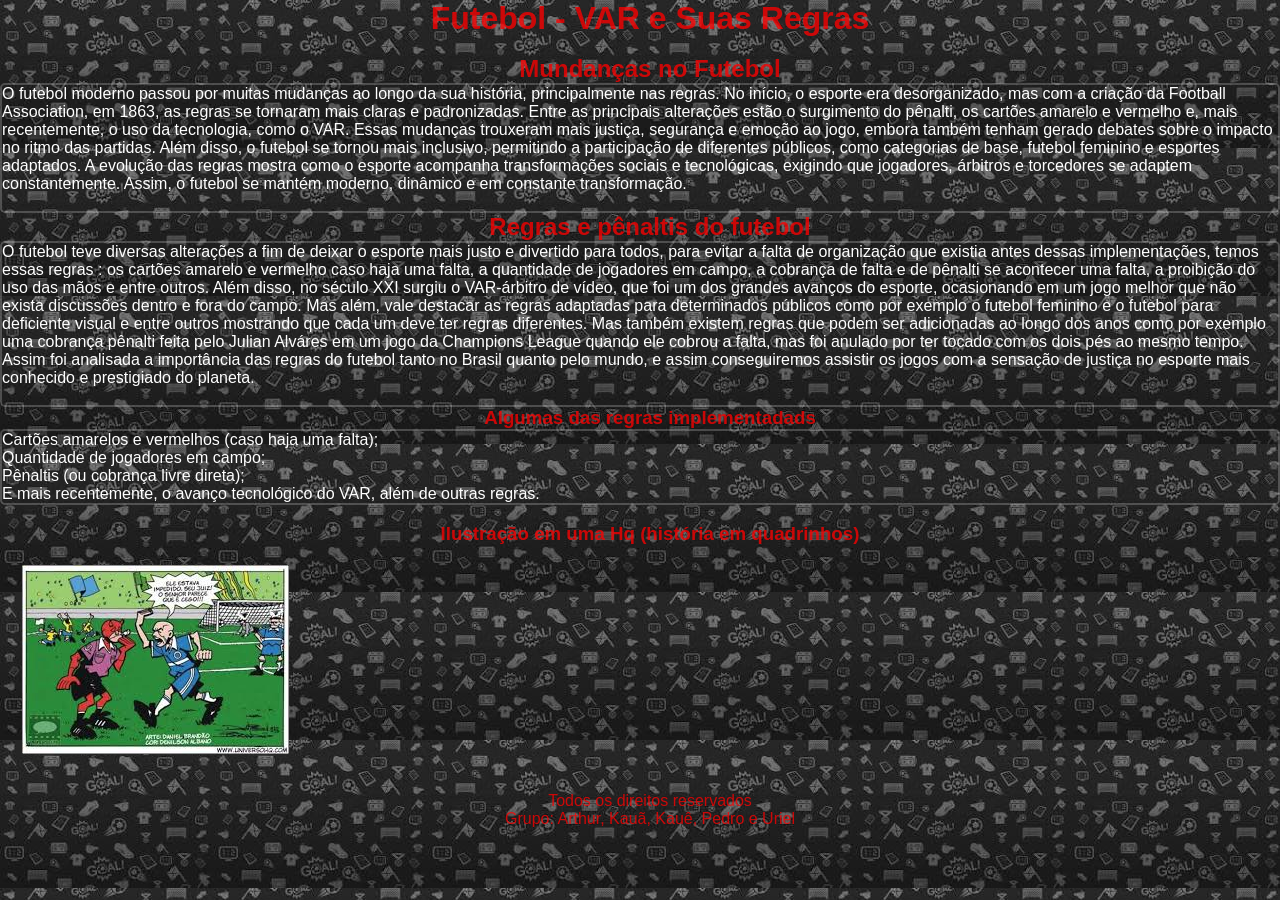
<file: TrabalhoEF/index.html>
<!DOCTYPE html>
<html lang="pt-br">
<head>
    <meta charset="UTF-8">
    <meta name="viewport" content="width=device-width, initial-scale=1.0">
    <title>TrabalhoEF</title>
</head>
<body>
    <header>
        <div class="titulo">
            <h1>Futebol - VAR e Suas Regras</h1>
        </div> <br>
    </header>

    <main>
        <div class="titulo">
            <h2>Mundanças no Futebol</h2>
        </div>
        <div class="paragrafo">
            <p>     O futebol moderno passou por muitas mudanças ao longo da sua história,
                principalmente nas regras. No início, o esporte era desorganizado, mas
                com a criação da Football Association, em 1863, as regras se tornaram mais
                claras e padronizadas. Entre as principais alterações estão o surgimento
                do pênalti, os cartões amarelo e vermelho e, mais recentemente, o uso da
                tecnologia, como o VAR. Essas mudanças trouxeram mais justiça, segurança
                e emoção ao jogo, embora também tenham gerado debates sobre o impacto no
                ritmo das partidas. Além disso, o futebol se tornou mais inclusivo,
                permitindo a participação de diferentes públicos, como categorias de base,
                futebol feminino e esportes adaptados. A evolução das regras mostra como o
                esporte acompanha transformações sociais e tecnológicas, exigindo que
                jogadores, árbitros e torcedores se adaptem constantemente. Assim,
                o futebol se mantém moderno, dinâmico e em constante transformação.</p> <br>
        </div>
            <h2 class="titulo">Regras e pênaltis do futebol</h2>
        </div>
        <div class="paragrafo">
            <p>     O futebol teve diversas alterações a fim de deixar o esporte mais justo
                e divertido para todos, para evitar a falta de organização que existia
                antes dessas implementações, temos essas regras : os cartões amarelo e vermelho
                caso haja uma falta, a quantidade de jogadores em campo, a cobrança de
                falta e de pênalti se acontecer uma falta, a proibição do uso das mãos
                e entre outros. Além disso, no século XXI surgiu o VAR-árbitro de vídeo,
                que foi um dos grandes avanços do esporte, ocasionando em um jogo melhor
                que não exista discussões dentro e fora do campo.
                    Mas além, vale destacar as regras adaptadas para determinados públicos
                como por exemplo o futebol feminino e o futebol para deficiente visual
                e entre outros mostrando que cada um deve ter regras diferentes.
                Mas também existem regras que podem ser adicionadas ao longo dos anos
                como por exemplo uma cobrança pênalti feita pelo Julian Alváres em um
                jogo da Champions League quando ele cobrou a falta, mas foi anulado por
                ter tocado com os dois pés ao mesmo tempo. Assim foi analisada a
                importância das regras do futebol tanto no Brasil quanto pelo mundo,
                e assim conseguiremos assistir os jogos com a sensação de justiça no
                esporte mais conhecido e prestigiado do planeta.</p><br>
        </div>
        <div>
            <h3 class="titulo">Algumas das regras implementadads</h3>
            <ul class="paragrafo">
                <li>Cartões amarelos e vermelhos (caso haja uma falta);</li>
                <li>Quantidade de jogadores em campo;</li>
                <li>Pênaltis (ou cobrança livre direta);</li>
                <li>E mais recentemente, o avanço tecnológico do VAR, além de outras regras.</li>
            </ul>
        </div> <br>
            <h3 class="titulo">Ilustração em uma Hq (história em quadrinhos)</h3>
        <div id="imagem">
            <img src="Hq VAR.jpg" alt="Como funciona o VAR.">
        </div>
    </main> <br>

    <footer>
        <p>Todos os direitos reservados</p>
        <p>Grupo: Arthur, Kauã, Kauê, Pedro e Uriel</p>
    </footer>

    <link rel="stylesheet" href="style.css">
    <script src="script.js"></script>
</body>
</html>
</file>
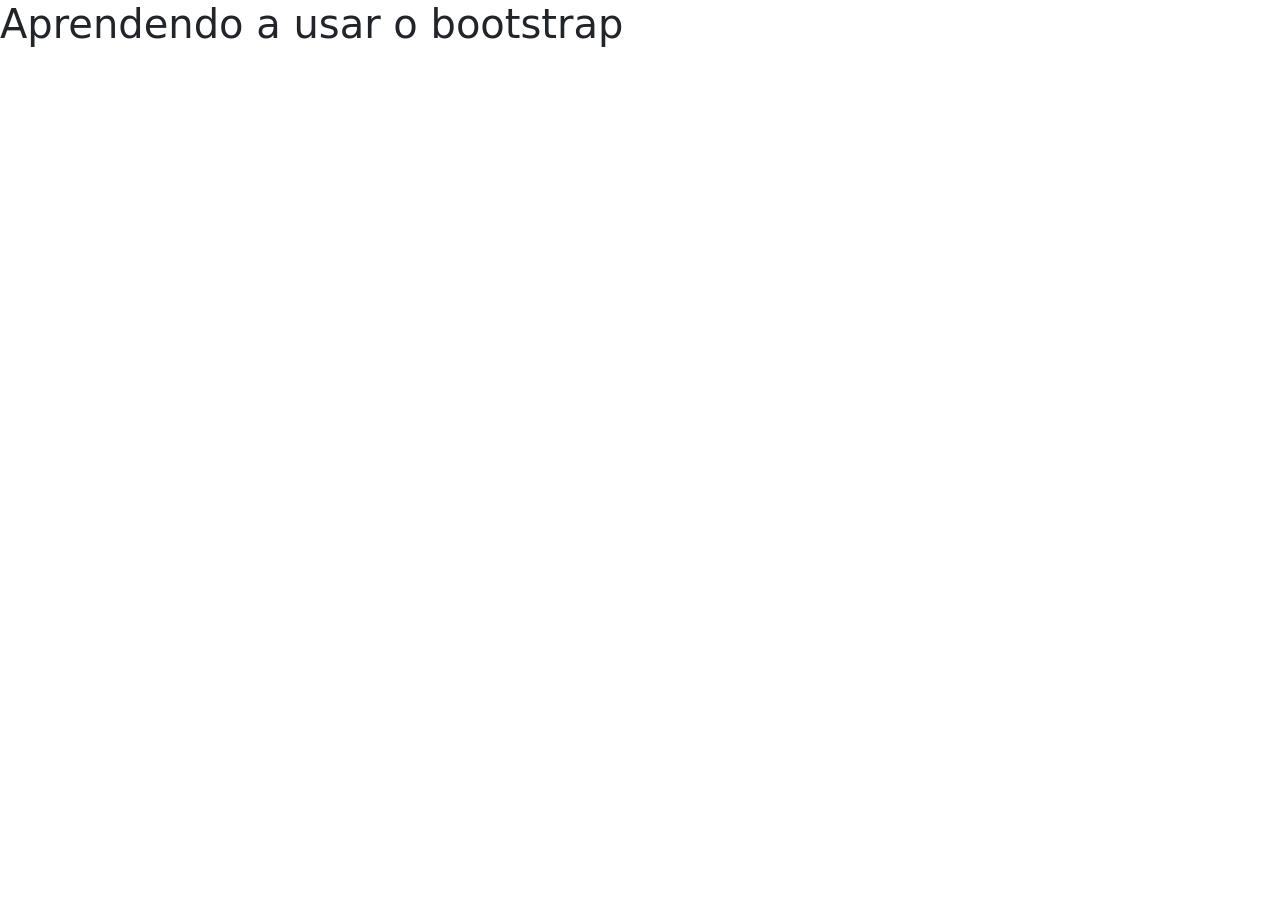
<file: HTMLeCSS/Aula10/index.html>
<!DOCTYPE html>
<html lang="pt-br">
<head>
    <meta charset="UTF-8">
    <meta name="viewport" content="width=device-width, initial-scale=1.0">
    <title>Document</title>

    <link href="https://cdn.jsdelivr.net/npm/bootstrap@5.1.3/dist/css/bootstrap.min.css" rel="stylesheet" integrity="sha384-1BmE4kWBq78iYhFldvKuhfTAU6auU8tT94WrHftjDbrCEXSU1oBoqyl2QvZ6jIW3" crossorigin="anonymous">
</head>
<body>
    <h1>Aprendendo a usar o bootstrap</h1>     
</body>
</html>
</file>
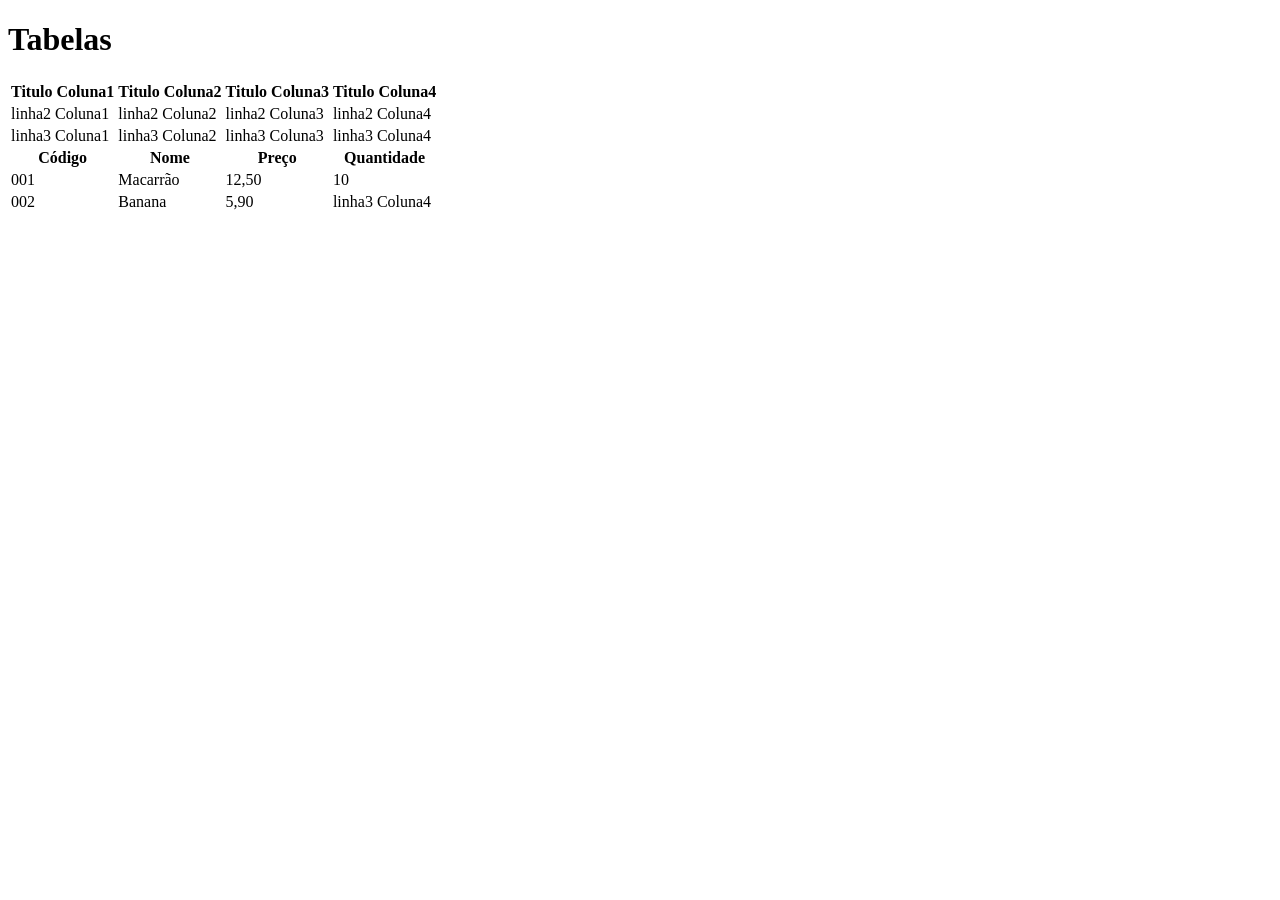
<file: HTMLeCSS/Aula5/index.html>
<!DOCTYPE html>
<html lang="pt-br">
<head>
    <meta charset="UTF-8">
    <meta name="viewport" content="width=device-width, initial-scale=1.0">
    <title>Tabelas</title>
</head>
<body>
    <h1>Tabelas</h1>

    <table>
        <!-- 3 linhas e cada linha tenha 4 colunas -->
         <!-- Primeira terá os cabeçalhos/ títulos/ legendas-->
        <tr>
            <!-- Primeira linha-->
            <th>Titulo Coluna1</th>
            <th>Titulo Coluna2</th>
            <th>Titulo Coluna3</th>
            <th>Titulo Coluna4</th>
        </tr>
        <!-- segunda linha -->
        <tr>
            <td>linha2 Coluna1</td>
            <td>linha2 Coluna2</td>
            <td>linha2 Coluna3</td>
            <td>linha2 Coluna4</td>
        </tr>
        <!-- terceira linha -->
        <tr>
            <td>linha3 Coluna1</td>
            <td>linha3 Coluna2</td>
            <td>linha3 Coluna3</td>
            <td>linha3 Coluna4</td>
        </tr>

         <!-- 3 linhas e cada linha tenha 4 colunas -->
         <!-- Primeira terá os cabeçalhos/ títulos/ legendas-->
        <tr>
            <!-- Primeira linha-->
            <th>Código</th>
            <th>Nome</th>
            <th>Preço</th>
            <th>Quantidade</th>
        </tr>
        <!-- segunda linha -->
        <tr>
            <td>001</td>
            <td>Macarrão</td>
            <td>12,50</td>
            <td>10</td>
        </tr>
        <!-- terceira linha -->
        <tr>
            <td>002</td>
            <td>Banana</td>
            <td>5,90</td>
            <td>linha3 Coluna4</td>
        </tr>
    </table>
</body>
</html>
</file>
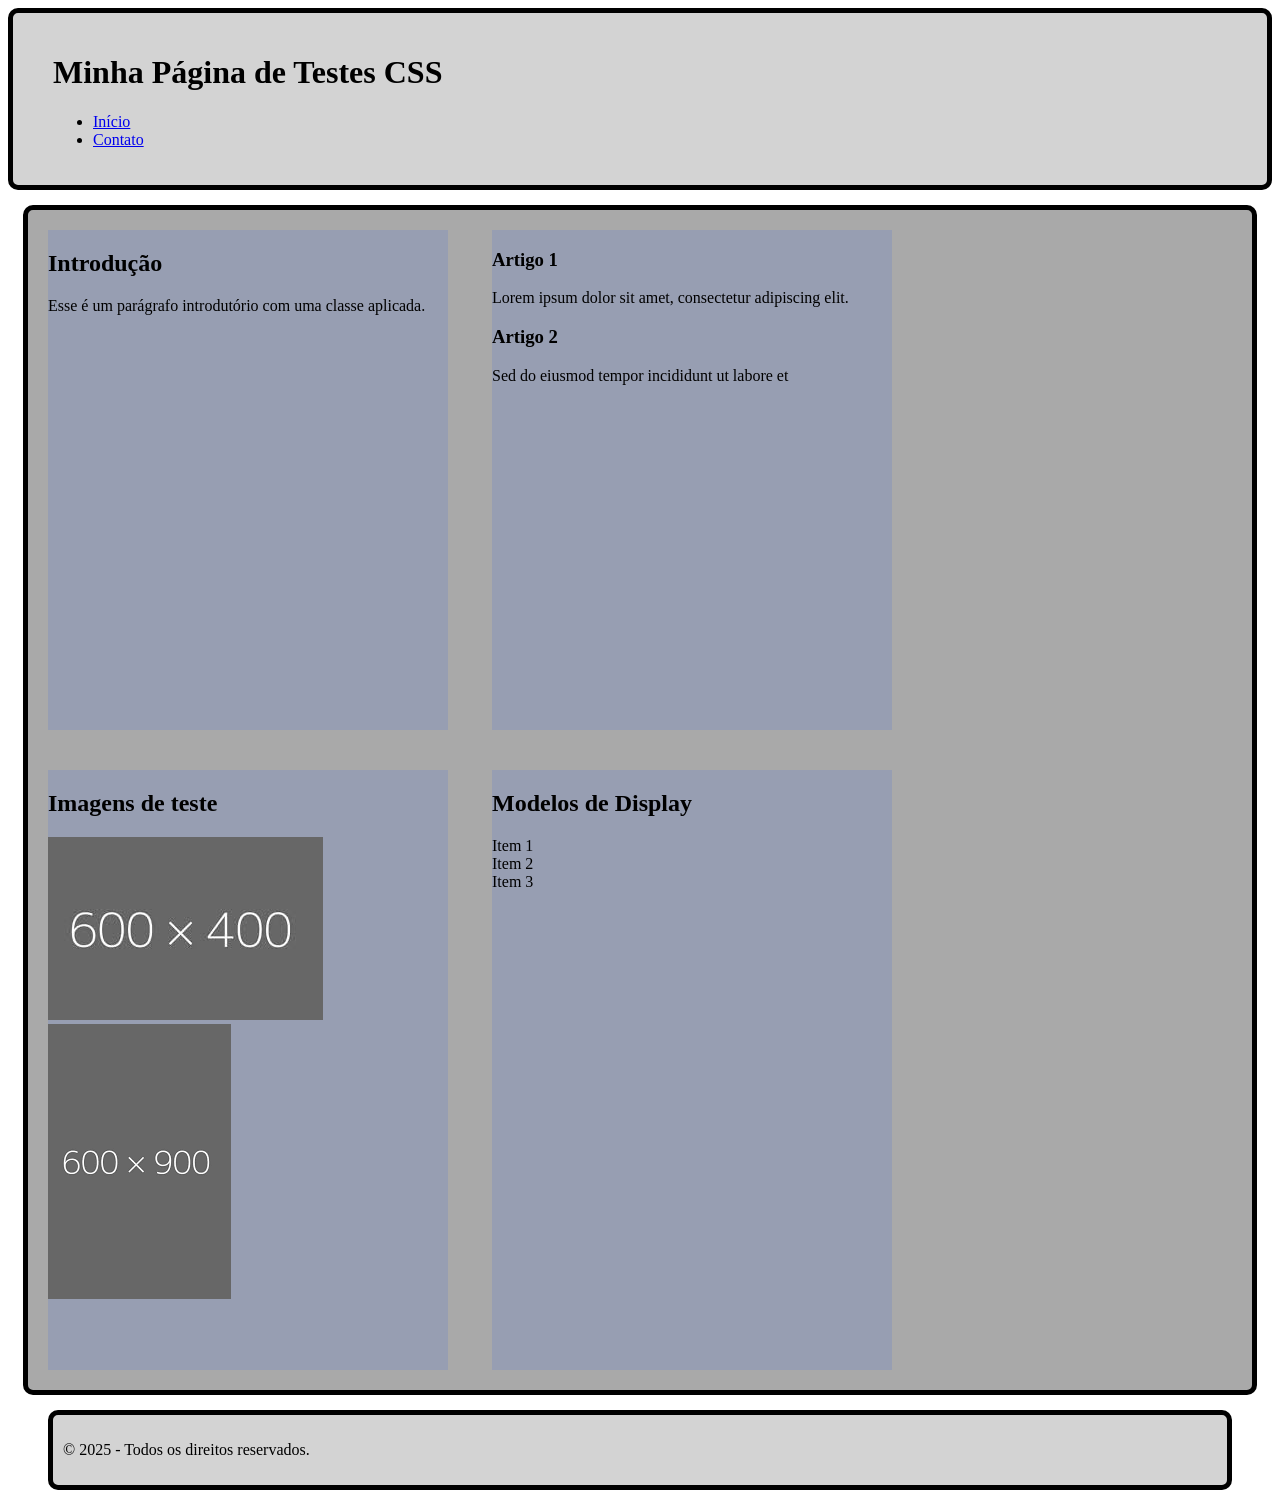
<file: HTMLeCSS/Aula7/index.html>
<!DOCTYPE html>
<html lang="pt br">
<head>
    <meta charset="UTF-8">
    <meta name="viewport" content="width=device-width, initial-scale=1.0">
    <title>Atividade01</title>

    <link rel="stylesheet" href="Meucss.css">
</head>
<body>
     <header>
    <h1>Minha Página de Testes CSS</h1>
    <nav>
      <ul>
        <li><a href="#">Início</a></li>
        <li class="oculto"><a href="#">Sobre</a></li>
        <li><a href="#">Contato</a></li>
      </ul>
    </nav>
  </header>

  <main>
    <section id="introducao">

            <h2>Introdução</h2>
            <p class="texto-destaque">Esse é um parágrafo introdutório com uma classe aplicada.</p>
        </section>

        <section id="conteudo-principal">
            <article>
                <h3>Artigo 1</h3>
                <p>Lorem ipsum dolor sit amet, consectetur adipiscing elit.</p>
            </article>

            <article>
                <h3>Artigo 2</h3>
                <p>Sed do eiusmod tempor incididunt ut labore et</p>
            </article>
        </section>

        <section id="imagens">
              <div>
                  <h2>Imagens de teste</h2>
                  <img src="600x400.jpg" alt="Imagem 1">
                  <img src="600x900.png" alt="Imagem 2">
              </div>
        </section>

    <section id="exemplo-display">
      <h2>Modelos de Display</h2>
      <div>Item 1</div>
      <div>Item 2</div>
      <div>Item 3</div>
    </section>
  </main>

  <footer>
    <p>&copy; 2025 - Todos os direitos reservados.</p>
  </footer>
</body>
</html>
</file>
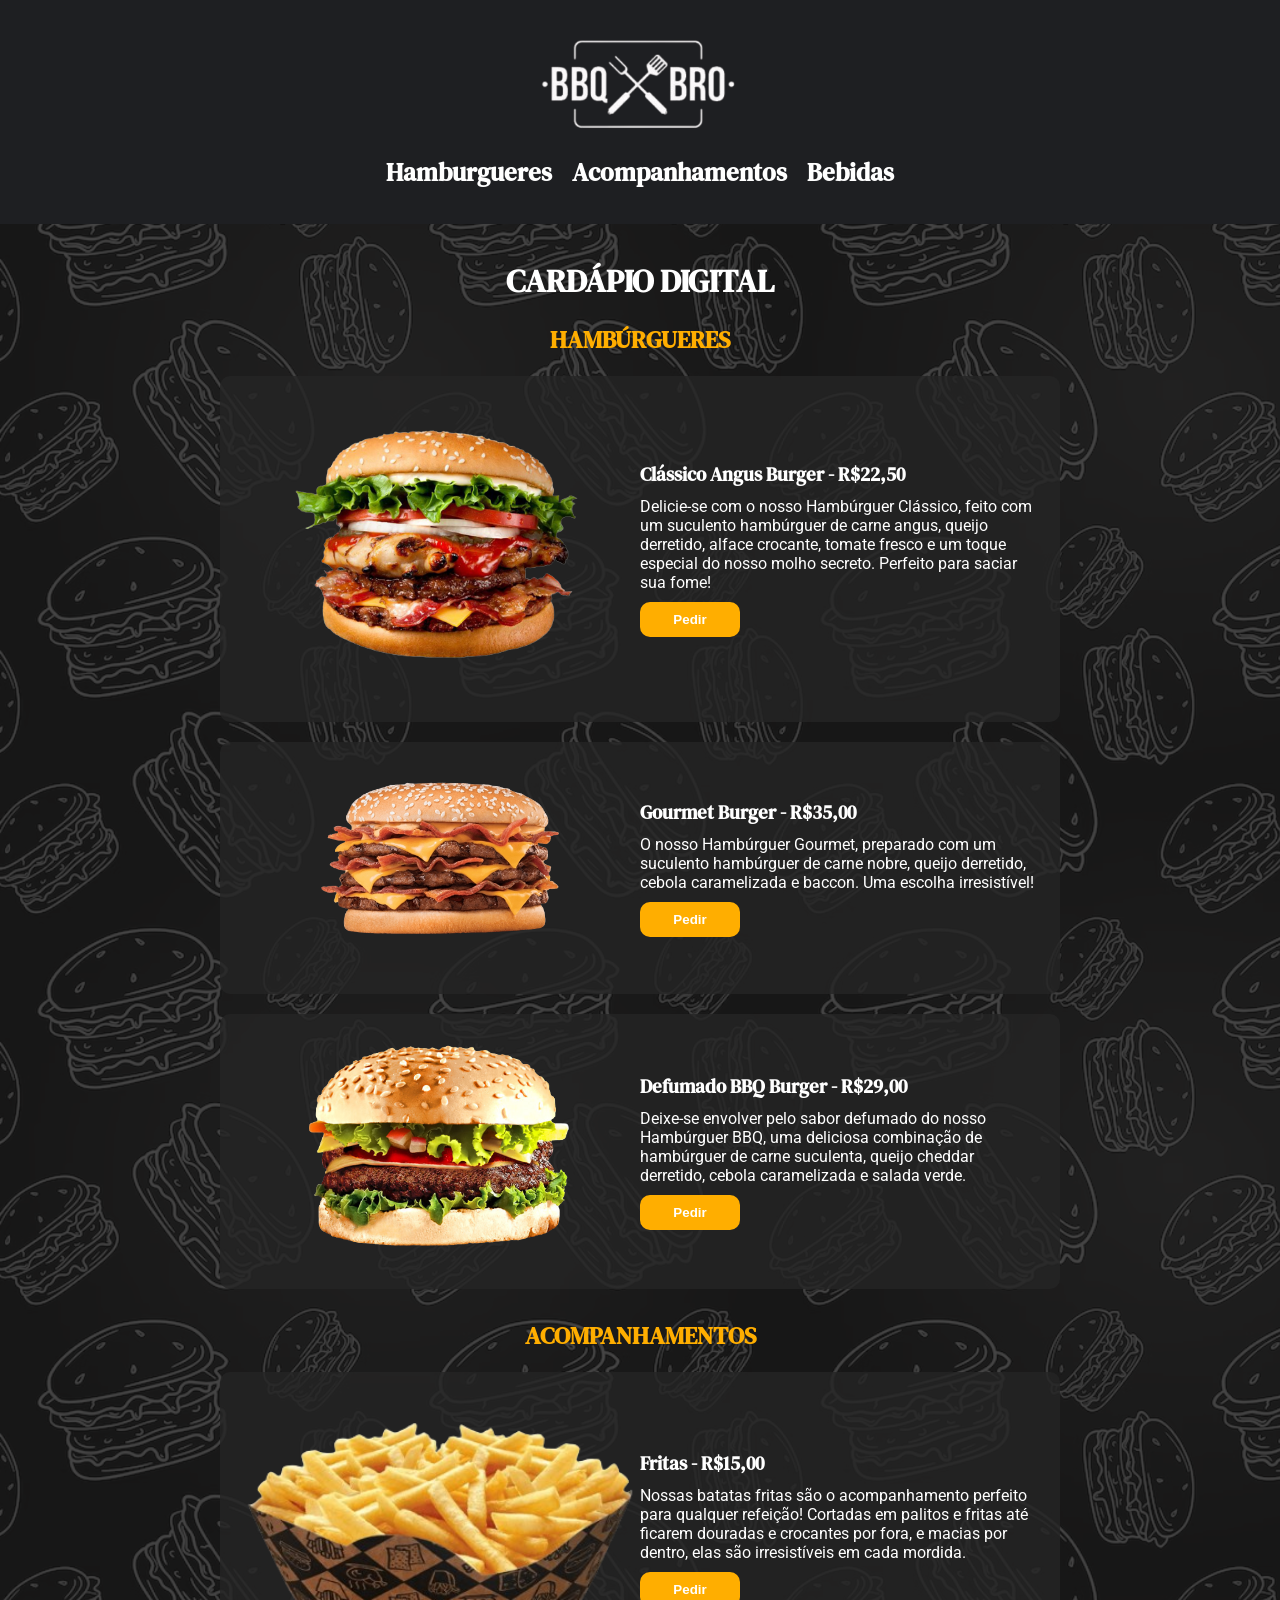
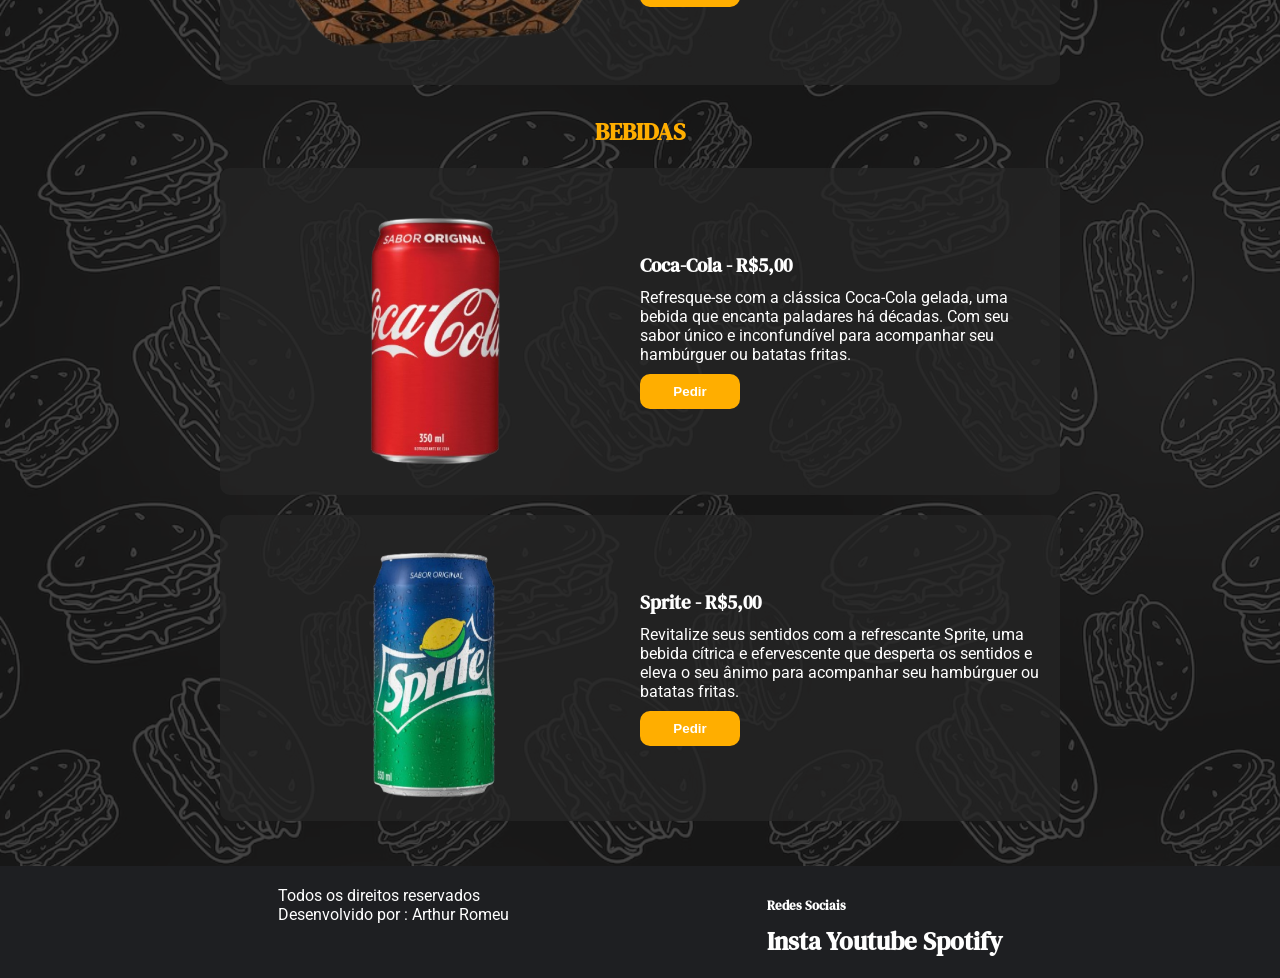
<file: HTMLeCSS/Aula9/index.html>
<!DOCTYPE html>
<html lang="pt-br">
<head>
    <meta charset="UTF-8">
    <meta http-equiv="X-UA-Compatible" content="IE=edge">
    <meta name="viewport" content="width=device-width, initial-scale=1.0">
    <title>Aula9</title>

    <link rel="stylesheet" href="style.css">
</head>
<body>
    <header>

        <img class="logo" src="materialCardapio/imagens/logo.png" alt="Logo">

        <nav>
            <ul>
                <li>
                    <a href="#burguer">Hamburgueres</a>
                </li>
                <li>
                    <a href="#acompanhamentos">Acompanhamentos</a>
                </li>
                <li>
                    <a href="#bebidas">Bebidas</a>
                </li>
            </ul>
        </nav>

    </header>

    <main>

        <h1>CARDÁPIO DIGITAL</h1>

        <section>

            <h2>Hambúrgueres</h2>
            <div class="boxProduto">
                <div class="boxImg">
                    <img src="materialCardapio/imagens/burger01.png">
                </div>
                <div class="boxTexto">
                    <h3>Clássico Angus Burger - R$22,50</h3>
                    <p>
                        Delicie-se com o nosso Hambúrguer Clássico, feito com um suculento hambúrguer de carne angus, queijo derretido, alface crocante, tomate fresco e um toque especial do nosso molho secreto. Perfeito para saciar sua fome!
                    </p>
                    <button class="btn">Pedir</button>
                </div>
            </div>
            <div class="boxProduto">
                <div class="boxImg">
                    <img src="materialCardapio/imagens/burger02.png">
                </div>
                <div class="boxTexto">
                    <h3>Gourmet Burger - R$35,00</h3>
                    <p>
                        O nosso Hambúrguer Gourmet, preparado com um suculento hambúrguer de carne nobre, queijo derretido, cebola caramelizada e baccon. Uma escolha irresistível!
                    </p>
                    <button class="btn">Pedir</button>
                </div>
            </div>
            <div class="boxProduto">
                <div class="boxImg">
                    <img src="materialCardapio/imagens/burger03.png">
                </div>
                <div class="boxTexto">
                    <h3>Defumado BBQ Burger - R$29,00</h3>
                    <p>
                        Deixe-se envolver pelo sabor defumado do nosso Hambúrguer BBQ, uma deliciosa combinação de hambúrguer de carne suculenta, queijo cheddar derretido, cebola caramelizada e salada verde.
                    </p>
                    <button class="btn">Pedir</button>
                </div>
            </div>
        </section>
        
        <section>
            <h2>Acompanhamentos </h2>
            <div class="boxProduto">
                <div class="boxImg">
                    <img src="materialCardapio/imagens/acomp01.png">
                </div>
                <div class="boxTexto">
                    <h3> Fritas - R$15,00</h3>
                    <p>
                        Nossas batatas fritas são o acompanhamento perfeito para qualquer refeição! Cortadas em palitos e fritas até ficarem douradas e crocantes por fora, e macias por dentro, elas são irresistíveis em cada mordida.
                    </p>
                    <button class="btn">Pedir</button>
                </div>
            </div>
        </section>
        
        <section>
            <h2>BEBIDAS</h2>
            <div class="boxProduto">
                <div class="boxImg boxBebida">
                    <img src="materialCardapio/imagens/bebida01.png">
                </div>
                <div class="boxTexto boxBebida">
                    <h3>Coca-Cola - R$5,00</h3>
                    <p>
                        Refresque-se com a clássica Coca-Cola gelada, uma bebida que encanta paladares há décadas. Com seu sabor único e inconfundível para acompanhar seu hambúrguer ou batatas fritas.
                    </p>
                    <button class="btn">Pedir</button>
                </div>
            </div>
            <div class="boxProduto">
                <div class="boxImg">
                    <img src="materialCardapio/imagens/bebida02.png">
                </div>
                <div class="boxTexto">
                    <h3>Sprite - R$5,00</h3>
                    <p>
                        Revitalize seus sentidos com a refrescante Sprite, uma bebida cítrica e efervescente que desperta os sentidos e eleva o seu ânimo para acompanhar seu hambúrguer ou batatas fritas.
                    </p>
                    <button class="btn">Pedir</button>
                </div>
            </div>
        </section>

    </main>

    <footer>
        <div>
            <p>Todos os direitos reservados</p>
            <p>Desenvolvido por : Arthur Romeu</p>
        </div>

        <div>
            <h5>Redes Sociais</h5>
            <div>
                <!-- serão substituídos pelos icones, na aula de bibliotecas de css -->
                <a href="#"> Insta </a>
                <a href="#"> Youtube </a>
                <a href="#"> Spotify </a>
            </div>
        </div>
        
    </footer>

</body>
</html>
</file>
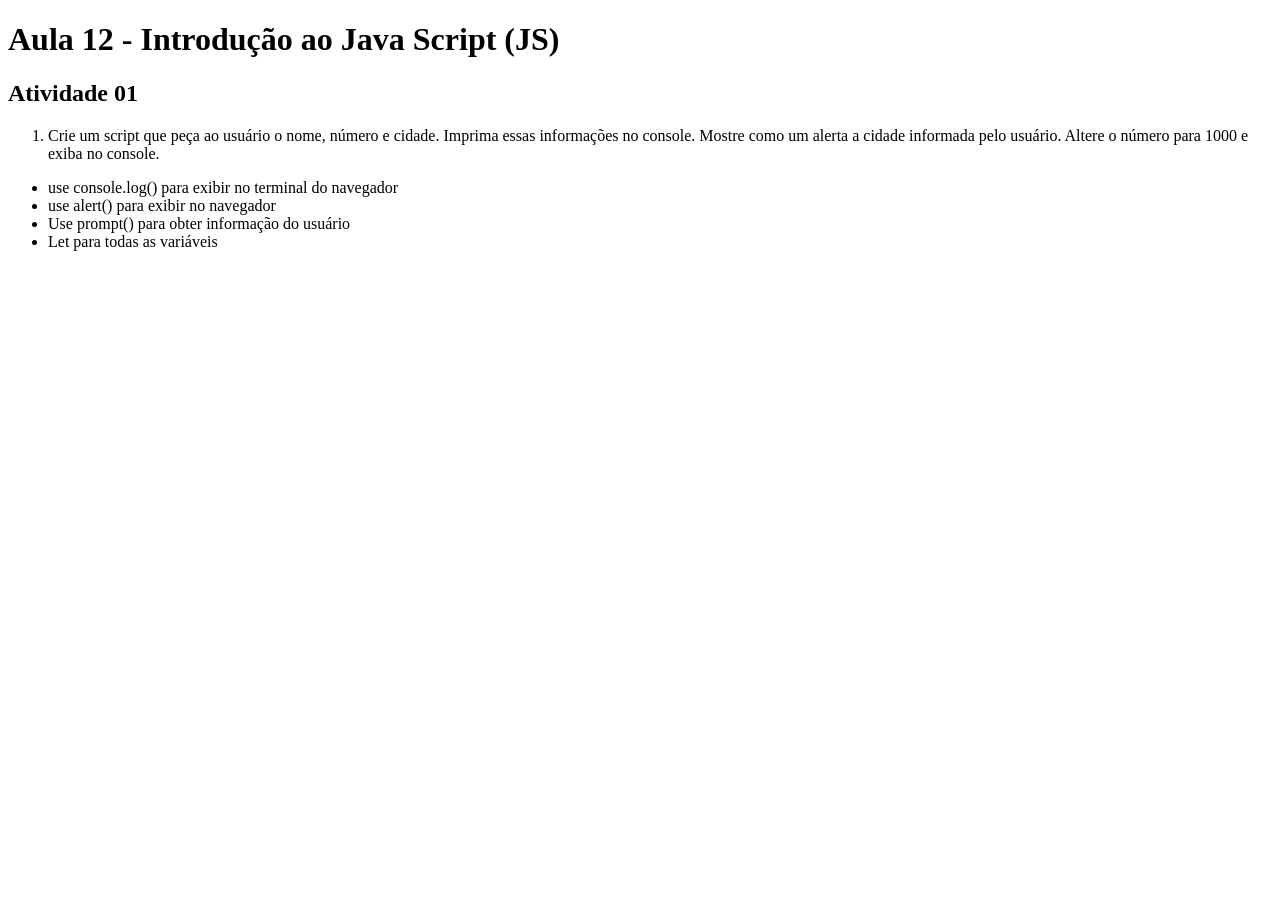
<file: JS/Atividade01/index.html>
<!DOCTYPE html>
<html lang="pr-br">
<head>
    <meta charset="UTF-8">
    <meta name="viewport" content="width=device-width, initial-scale=1.0">
    <title>Document</title>
</head>
<body>
    <h1>Aula 12 - Introdução ao Java Script (JS)</h1>

    <h2>Atividade 01</h2>

    <ol>
        <li>Crie um script que peça ao usuário o nome, número e cidade.
        Imprima essas informações no console. Mostre como um alerta a cidade informada pelo usuário.
        Altere o número para 1000 e exiba no console.</li>
    </ol>

    <ul>
        <li>use console.log() para exibir no terminal do navegador</li>
        <li>use alert() para exibir no navegador</li>
        <li>Use prompt() para obter informação do usuário</li>
        <li>Let para todas as variáveis</li>
    </ul>

    <script src="script.js"></script>
</body>
</html>
</file>
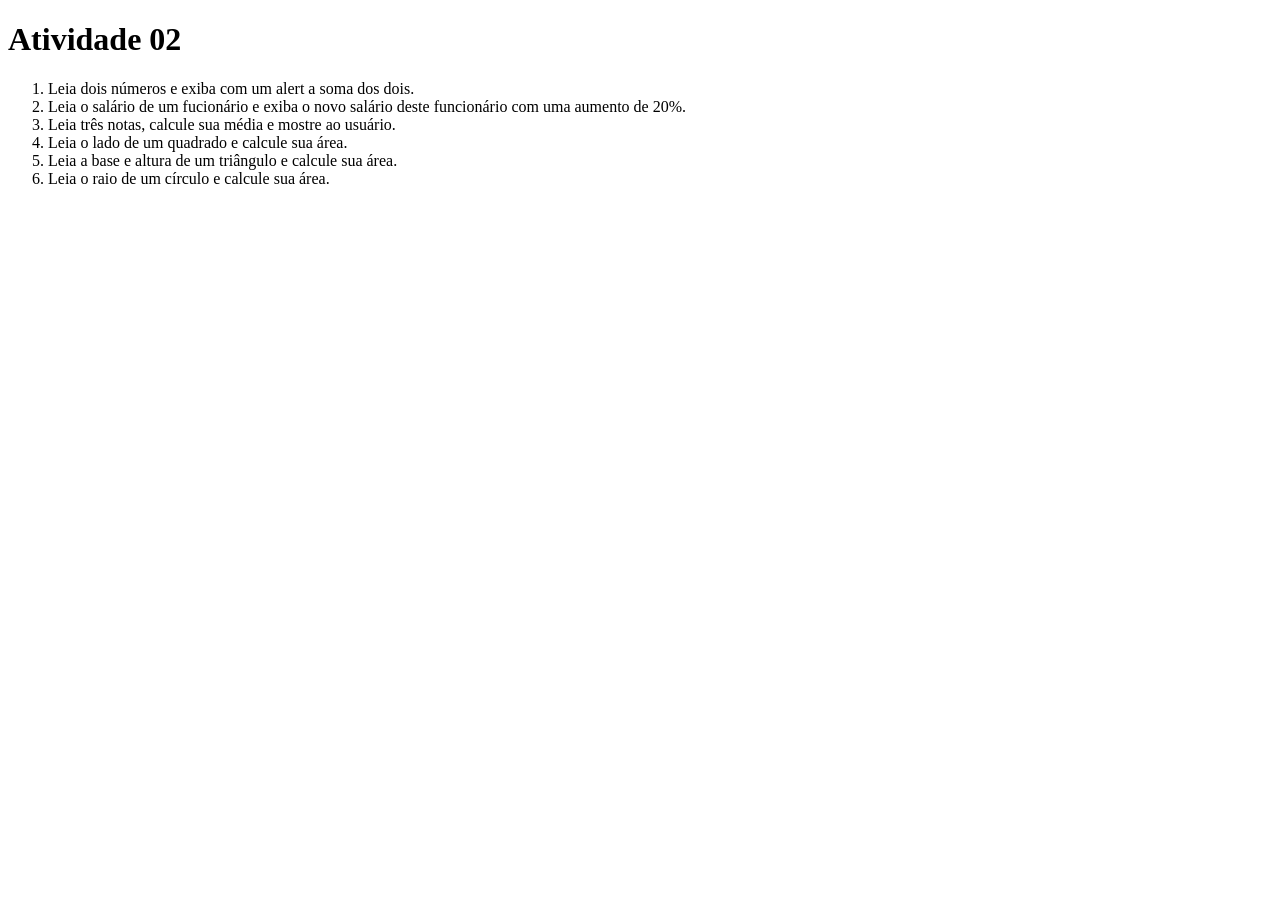
<file: JS/Atividade02/index.html>
<!DOCTYPE html>
<html lang="pt-br">
<head>
    <meta charset="UTF-8">
    <meta name="viewport" content="width=device-width, initial-scale=1.0">
    <title>Atividade</title>
</head>
<body>
    <h1>Atividade 02</h1>

    <ol>
        <li>Leia dois números e exiba com um alert a soma dos dois.</li>
        <li>Leia o salário de um fucionário e exiba o novo salário deste funcionário com uma aumento de 20%.</li>
        <li>Leia três notas, calcule sua média e mostre ao usuário.</li>
        <li>Leia o lado de um quadrado e calcule sua área.</li>
        <li>Leia a base e altura de um triângulo e calcule sua área.</li>
        <li>Leia o raio de um círculo e calcule sua área.</li>
    </ol>

    <script src="Calculos.js"></script>
</body>
</html>
</file>
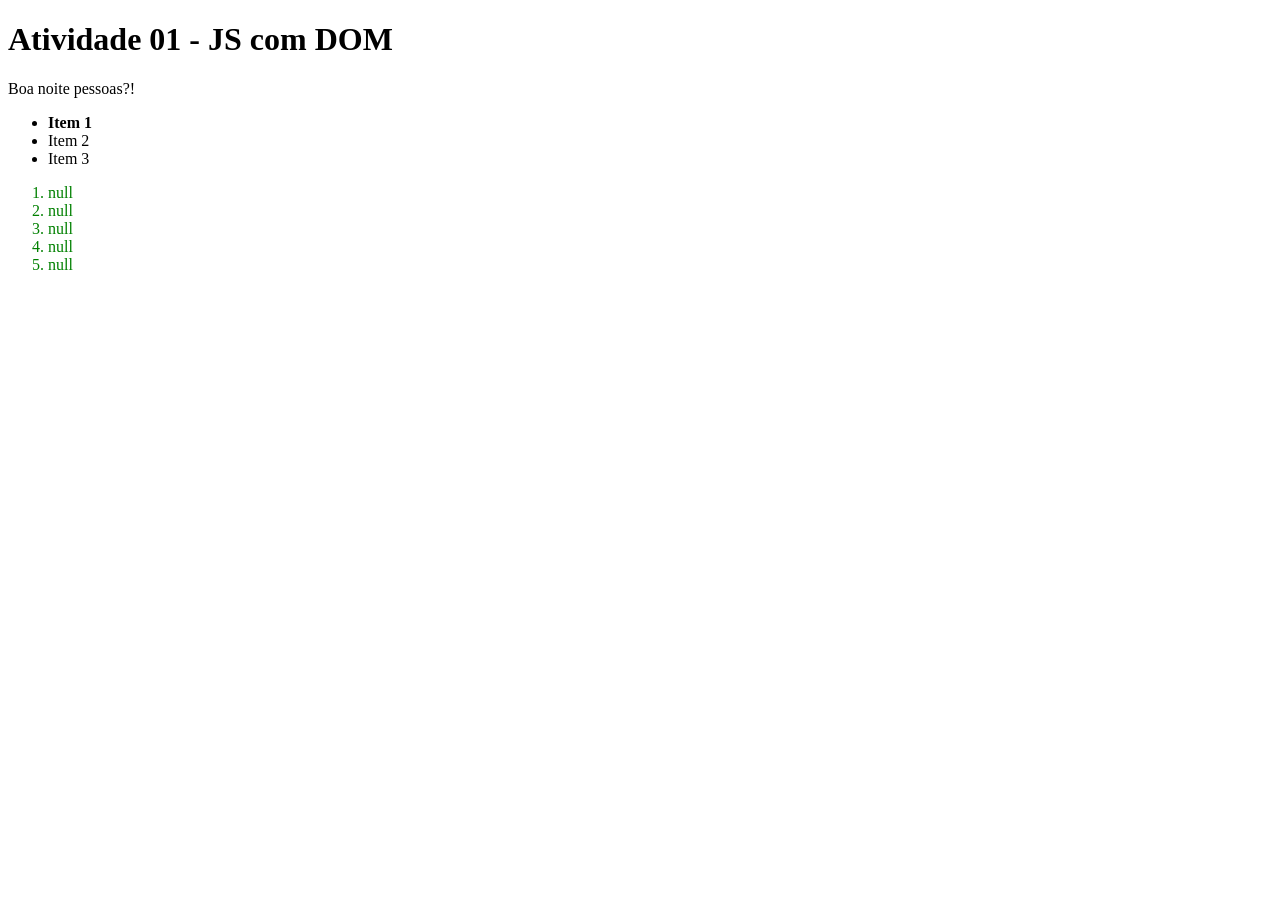
<file: JS/Aula23/index.html>
<!DOCTYPE html>
<html lang="pt-br">
<head>
    <meta charset="UTF-8">
    <meta name="viewport" content="width=device-width, initial-scale=1.0">
    <title>Document</title>
</head>
<body>
    <h1 class="Atividade">Atividade 01 - JS com DOM</h1>

    <p class="Atividade">Boa noite pessoas?!</p>

    <ul>
        <li id="importante"><strong>Item 1</strong></li>
        <li>Item 2</li>
        <li>Item 3</li>
    </ul>

    <ol id="novo">
    </ol>

    <script src="atividade.js"></script>
</body>
</html>
</file>
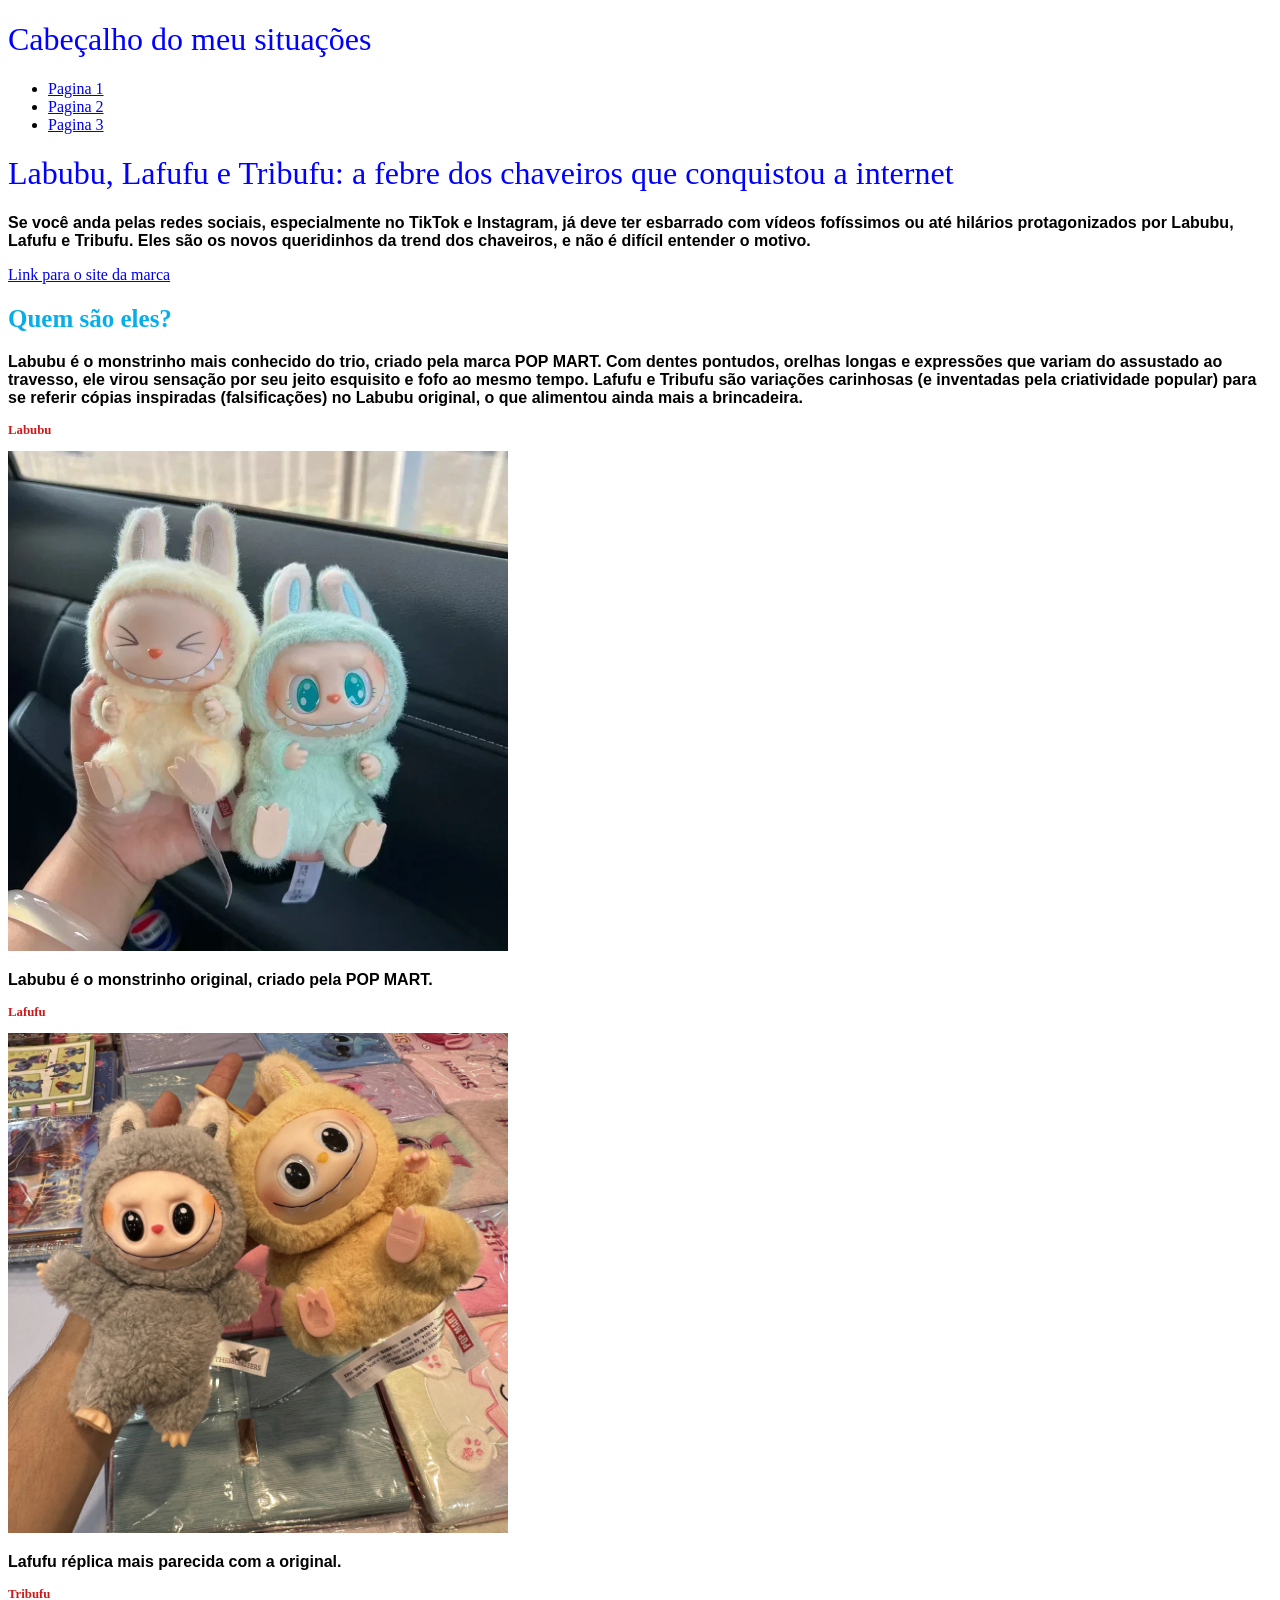
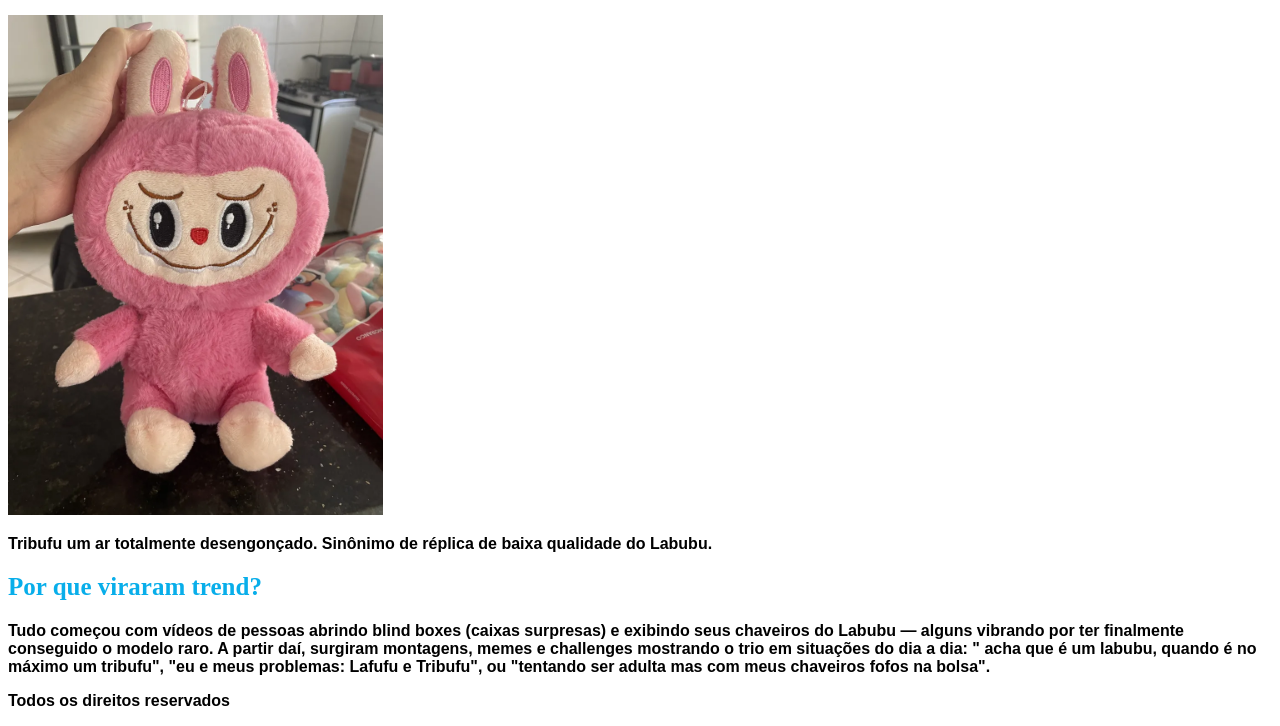
<file: HTMLeCSS/Aula6/imgs/index.html>
<!DOCTYPE html>
<html lang="pt-br">
<head>
    <meta charset="UTF-8">
    <meta name="viewport" content="width=device-width, initial-scale=1.0">
    <title>Aula6</title>

    <link rel="stylesheet" href="MeuEstilo.css">
</head>
<body>
     <!-- coloque todo o conteúdo da página interno a tag main -->
     <!-- antes da divisão main, crie uma tag header -->
      <!-- depois da divisão main, crie uma tag footer -->
       <!-- crie 3 páginas html nomeadas de pagina1.html, pagina2.html e pagina3.html -->

    <header>
        <h1>Cabeçalho do meu situações</h1>

        <nav>
            <ul>
                <li><a href="pagina1.html">Pagina 1</a></li>
                <li><a href="pagina2.html">Pagina 2</a></li>
                <li><a href="pagina3.html">Pagina 3</a></li>
            </ul>
        </nav>
    </header>

    <main>
        <h1 id="meu_id" >Labubu, Lafufu e Tribufu: a febre dos chaveiros que conquistou a internet </h1>
        <!-- estilo inline  -->
        <p>Se você anda pelas redes sociais, especialmente no TikTok e Instagram, já deve ter esbarrado com vídeos fofíssimos ou até hilários protagonizados por Labubu, Lafufu e Tribufu. Eles são os novos queridinhos da trend dos chaveiros, e não é difícil entender o motivo.</p>

        <a href="https://www.popmart.com.br/" target="_blank">Link para o site da marca</a>
        
        <section >
            <h2>Quem são eles?</h2>
            <p>Labubu é o monstrinho mais conhecido do trio, criado pela marca POP MART. Com dentes pontudos, orelhas longas e expressões que variam do assustado ao travesso, ele virou sensação por seu jeito esquisito e fofo ao mesmo tempo. Lafufu e Tribufu são variações carinhosas (e inventadas pela criatividade popular) para se referir cópias inspiradas (falsificações) no Labubu original, o que alimentou ainda mais a brincadeira.</p>
            <!-- cada grupo de tags com a tag h3, uma imagem e um parágrafo deve ser envelopado por uma tag div -->   
            <div>
                <h3>Labubu</h3>
                <!-- **imagem** -->
                <img src="labubu.jpg" alt="Labubu o original" height="500px">
                <p>Labubu é o monstrinho original, criado pela POP MART.</p>
            </div>
            
            <div>
                <h3>Lafufu</h3>
                <!-- **imagem** -->
                <img src="lafufu.jpg" alt="Lafufu, qualidade com orçamento reduzido?" height="500px">
                <p>Lafufu réplica mais parecida com a original.</p>
            </div>
            
            <div class="minha_classe">
                <h3>Tribufu</h3>
                <!-- **imagem** -->
                <img src="tribufu.jpg" alt="Tribufu, não é bom, não é bonito, mas é barato." height="500px">
                <p>Tribufu um ar totalmente desengonçado. Sinônimo de réplica de baixa qualidade do Labubu.</p>
            </div>
        </section>
        
        <section>
            <h2>Por que viraram trend?</h2>
            <p>Tudo começou com vídeos de pessoas abrindo blind boxes (caixas surpresas) e exibindo seus chaveiros do Labubu — alguns vibrando por ter finalmente conseguido o modelo raro. A partir daí, surgiram montagens, memes e challenges mostrando o trio em situações do dia a dia: " acha que é um labubu, quando é no máximo um tribufu", "eu e meus problemas: Lafufu e Tribufu", ou "tentando ser adulta mas com meus chaveiros fofos na bolsa".</p>
        </section>
    </main>

    <footer class="minha_classe minha_classe2">
        <p>Todos os direitos reservados</p>
    </footer>

</body>
</html>
</body>
</html>
</file>
<file: TrabalhoEF/style.css>
body{
    background-image: url(papel\ de\ parede.jpg);
}

*{
    margin: 0px;
    padding: 0px;
    box-sizing: border-box;
}

.titulo{
    display: flex;
    flex-direction: column;
    align-items: center;
    margin-left: 20px;
    color: rgba(255, 0, 0, 0.769);
}

#imagem{
    display: flex;
    flex-direction: column;
    align-items: center;
    margin: 20px;
    width: 270px;
}

.paragrafo{
    color: white;
    border: 2px solid rgba(255, 255, 255, 0.211);
    border-radius: 5px;
}

h1, h2, h3, p, li{
    font-family: Verdana, Geneva, Tahoma, sans-serif;
}

footer{
    display: flex;
    flex-direction: column;
    align-items: center;
    margin-left: 20px;
    color: rgba(255, 0, 0, 0.769);
}
</file>
<file: HTMLeCSS/Aula7/Meucss.css>
header, footer{
    background-color: lightgray;
}

main{
    background-color: darkgray;
    margin: 15px;
}

header, footer, main{
    border: 5px solid;
    border-radius: 10px;
}

header{
    padding: 20px 40px;
}

footer{
    margin: 15px 40px;
    padding: 10px;
}

.oculto{
    display: none;
}

#introducao, #conteudo-principal{
    display: inline-block;
    width: 400px;
    height: 500px;
    margin: 20px;
    vertical-align: top ;
    background-color: rgba(65, 105, 225, 0.165);
}

#imagens, #exemplo-display{
    display: inline-block;
    width: 400px;
    height: 600px;
    margin: 20px;
    vertical-align: bottom ;
    background-color: rgba(65, 105, 225, 0.165);
}
</file>
<file: HTMLeCSS/Aula9/style.css>
@import url('https://fonts.googleapis.com/css2?family=DM+Serif+Text:ital@0;1&family=Roboto:ital,wght@0,100..900;1,100..900&display=swap');

:root{
    --cor-barranavegacao-rodape: #1e1f22;
    --cor-titulo-botao: #FFAE00;
    --cor-card: rgba(37,37,37,0.8);
    --cor-texto: #ffffff;
     --fonte-titulo: 'DM Serif Text', serif;
    --fonte-texto: 'Roboto', sans-serif;
}

body{
    background-image: url(materialCardapio/imagens/bg.png);
    color: var(--cor-texto);
    font-family: var(--fonte-texto);
}

*{
    margin: 0px;
    padding: 0px;
    box-sizing: border-box;
}

header{
    background-color: var(--cor-barranavegacao-rodape);
    display: flex;
    flex-direction: column;
    justify-content: center;
    align-items: center;
    padding: 25px;
}

nav ul{
    display: flex;
    flex-wrap: wrap;
}

li{
    margin: 10px;
    list-style: none;
}

a{
    color: var(--cor-texto);
    text-decoration: none;
    font-size: 25px;
    font-weight: bolder;
    font-family: var(--fonte-titulo);
}

a:hover{
    color: var(--cor-titulo-botao);
}

main{
    display: flex;
    flex-direction: column;
    align-items: center;
    padding: 25px;
}

h1, h2, h3, h4, h5, h6{
    font-family: var(--fonte-titulo);
    margin: 10px 0px;
}

h2{
    color: var(--cor-titulo-botao);
    text-align: center;
    text-transform: uppercase;
}

.boxProduto{
    background-color: var(--cor-card);
    display: flex;
    flex-wrap: wrap;
    justify-content: center;
    align-items: center;
    max-width: 900px;
    margin: 20px 0px;
    border-radius: 10px;
    padding: 20px;
}

header img{
    width: 250px;
}

.boxImg img{
    width: 400px;
}

.boxTexto{
    max-width: 400px;
}

.boxTexto button{
    background-color: var(--cor-titulo-botao);
    width: 100px;
    padding: 10px;
    margin: 10px 0px;
    border-radius: 10px;
    border: none;
    color: var(--cor-texto);
    font-weight: bolder;
}

footer{
    background-color: var(--cor-barranavegacao-rodape);
    display: flex;
    padding: 20px;
    justify-content: space-evenly;
}
</file>
<file: HTMLeCSS/Aula6/imgs/MeuEstilo.css>
/* propriedades para textos */
/* cor -> color  */
/* tamanho da fonte -> font-size */
/* tamanho da fonte-> font-size */
/* fonte -> font-family */
/* alinhamento -> text-align */

/* cores: cores definidas, cores por rgb, rgba, hexadecimal */
h1{
    color:blue;
    font-size: xx-large;
    font-family:Georgia, 'Times New Roman', Times, serif ;
    /* peso da fonte de forma nominal */
    font-weight: normal;
    text-align: justify;
}

p{
    font-family: Arial, Helvetica, sans-serif;
    /* peso da fonte  */
    font-weight: 900;
}

h2{
    color:rgb(8, 174, 234);
    /* RGBA -> cor com transparencia */
    font-size: 25px;
}

h3{
    color:#cc0f0ff3;
    font-size: 80%;
    /* medidas responsivas -> %  vw vh  */
}

/* títulos com font-family diferente do restante do conteúdo */
</file>
